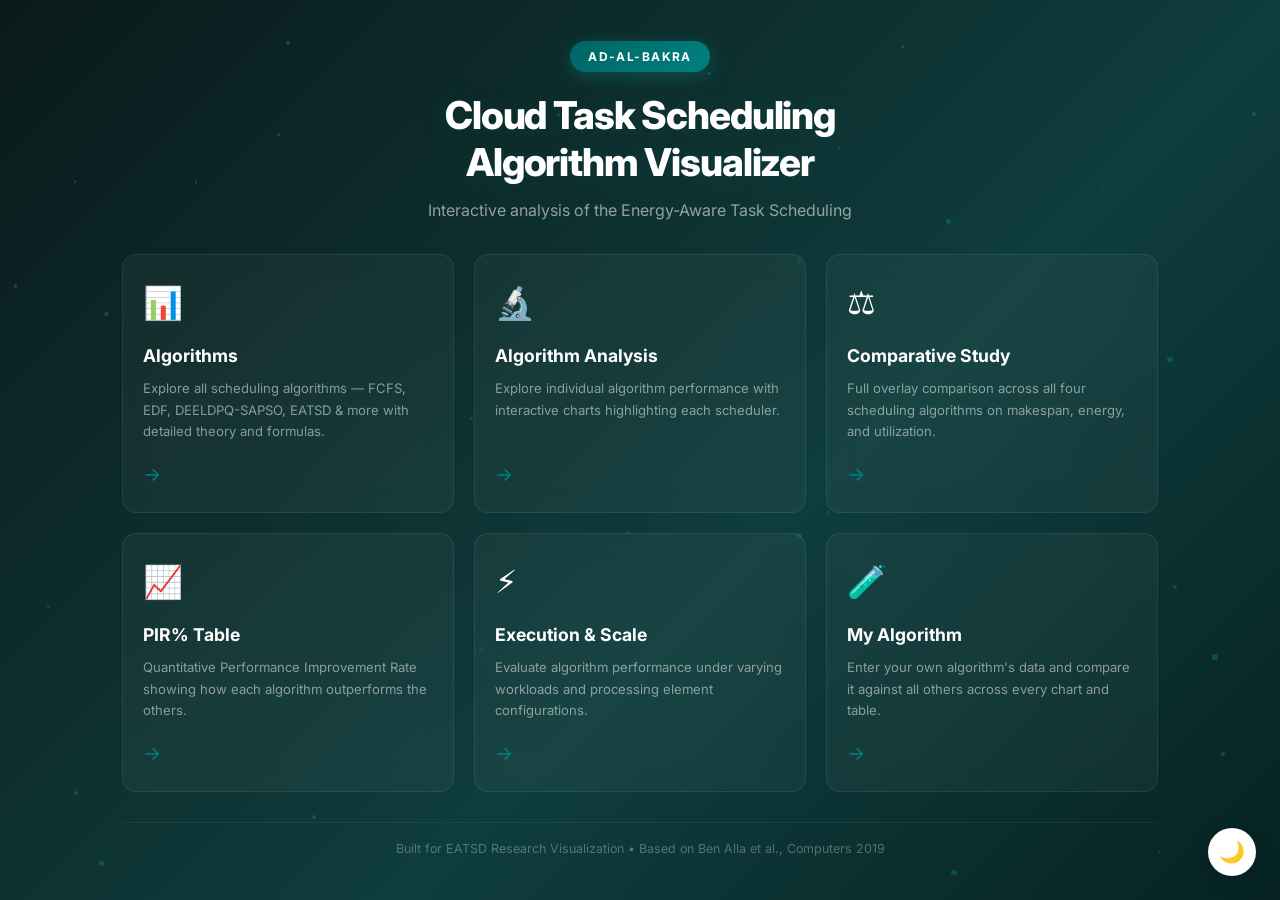
<file: index.html>
<!DOCTYPE html>
<html lang="en">

<head>
  <meta charset="UTF-8">
  <meta name="viewport" content="width=device-width, initial-scale=1.0">
  <title>Cloud Task Scheduling Algorithm Visualizer</title>
  <meta name="description" content="Interactive visualizer">
  <link href="https://fonts.googleapis.com/css2?family=Inter:wght@300;400;500;600;700;800&display=swap"
    rel="stylesheet">
  <link rel="stylesheet" href="style.css">
</head>

<body class="home-body">

  <!-- Animated background particles -->
  <div class="particles" id="particles"></div>

  <div class="home-container">
    <header class="home-header">
      <div class="home-logo-badge">ad-al-bakra</div>
      <h1>Cloud Task Scheduling<br>Algorithm Visualizer</h1>
      <p class="home-subtitle">Interactive analysis of the Energy-Aware Task Scheduling</p>
    </header>

    <div class="home-grid">
      <a href="algorithms.html" class="home-card" id="card-algorithms">
        <span class="home-card-icon">📊</span>
        <h2>Algorithms</h2>
        <p>Explore all scheduling algorithms — FCFS, EDF, DEELDPQ-SAPSO, EATSD & more with detailed theory and formulas.
        </p>
        <span class="home-card-arrow">→</span>
      </a>

      <a href="analysis.html" class="home-card" id="card-analysis">
        <span class="home-card-icon">🔬</span>
        <h2>Algorithm Analysis</h2>
        <p>Explore individual algorithm performance with interactive charts highlighting each scheduler.</p>
        <span class="home-card-arrow">→</span>
      </a>

      <a href="comparative.html" class="home-card" id="card-comparative">
        <span class="home-card-icon">⚖️</span>
        <h2>Comparative Study</h2>
        <p>Full overlay comparison across all four scheduling algorithms on makespan, energy, and utilization.</p>
        <span class="home-card-arrow">→</span>
      </a>

      <a href="pir.html" class="home-card" id="card-pir">
        <span class="home-card-icon">📈</span>
        <h2>PIR% Table</h2>
        <p>Quantitative Performance Improvement Rate showing how each algorithm outperforms the others.</p>
        <span class="home-card-arrow">→</span>
      </a>

      <a href="execution.html" class="home-card" id="card-execution">
        <span class="home-card-icon">⚡</span>
        <h2>Execution &amp; Scale</h2>
        <p>Evaluate algorithm performance under varying workloads and processing element configurations.</p>
        <span class="home-card-arrow">→</span>
      </a>

      <a href="custom.html" class="home-card" id="card-custom">
        <span class="home-card-icon">🧪</span>
        <h2>My Algorithm</h2>
        <p>Enter your own algorithm's data and compare it against all others across every chart and table.</p>
        <span class="home-card-arrow">→</span>
      </a>
    </div>

    <footer class="home-footer">
      <p>Built for EATSD Research Visualization &bull; Based on Ben Alla et al., Computers 2019</p>
    </footer>
  </div>

  <script>
    // Particle animation
    const canvas = document.getElementById('particles');
    const particleCount = 50;
    for (let i = 0; i < particleCount; i++) {
      const p = document.createElement('div');
      p.className = 'particle';
      p.style.left = Math.random() * 100 + '%';
      p.style.top = Math.random() * 100 + '%';
      p.style.width = p.style.height = (Math.random() * 4 + 2) + 'px';
      p.style.animationDelay = (Math.random() * 6) + 's';
      p.style.animationDuration = (Math.random() * 8 + 6) + 's';
      canvas.appendChild(p);
    }
  </script>
  <script src="theme.js"></script>
</body>

</html>
</file>
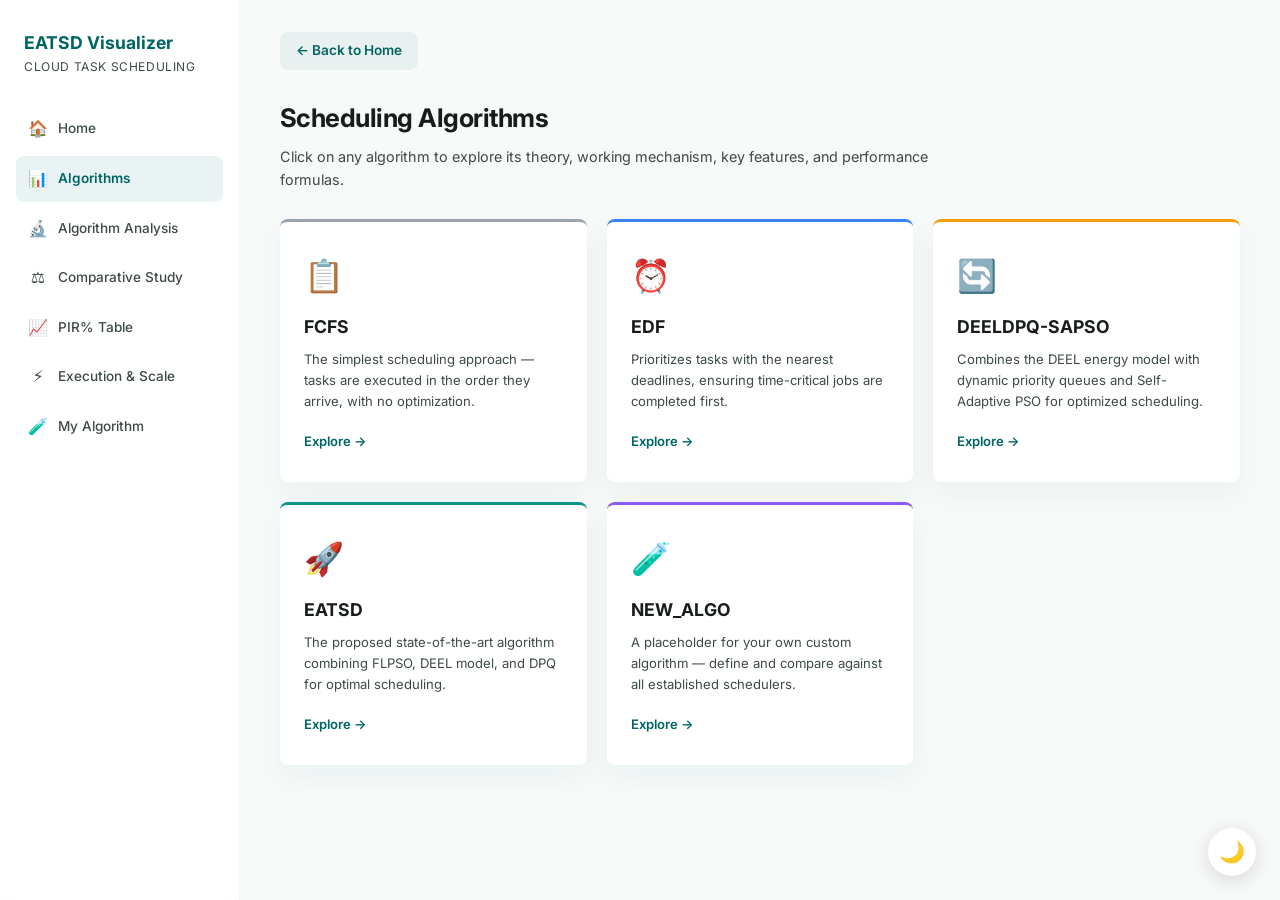
<file: algorithms.html>
<!DOCTYPE html>
<html lang="en">
<head>
<meta charset="UTF-8">
<meta name="viewport" content="width=device-width, initial-scale=1.0">
<title>Algorithms — EATSD Visualizer</title>
<link href="https://fonts.googleapis.com/css2?family=Inter:wght@300;400;500;600;700;800&display=swap" rel="stylesheet">
<link rel="stylesheet" href="style.css">
<link rel="stylesheet" href="algo-styles.css">
</head>
<body>
<nav id="sidebar">
  <div class="logo">EATSD Visualizer<span>Cloud Task Scheduling</span></div>
  <a href="index.html"><span class="icon">🏠</span><span>Home</span></a>
  <a href="algorithms.html" class="active"><span class="icon">📊</span><span>Algorithms</span></a>
  <a href="analysis.html"><span class="icon">🔬</span><span>Algorithm Analysis</span></a>
  <a href="comparative.html"><span class="icon">⚖️</span><span>Comparative Study</span></a>
  <a href="pir.html"><span class="icon">📈</span><span>PIR% Table</span></a>
  <a href="execution.html"><span class="icon">⚡</span><span>Execution &amp; Scale</span></a>
  <a href="custom.html"><span class="icon">🧪</span><span>My Algorithm</span></a>
</nav>
<main id="main-content">
  <a href="index.html" class="back-link">← Back to Home</a>

  <!-- LISTING VIEW -->
  <div id="algo-listing">
    <div class="section-header">
      <h2>Scheduling Algorithms</h2>
      <p>Click on any algorithm to explore its theory, working mechanism, key features, and performance formulas.</p>
    </div>
    <div class="algo-grid" id="algo-grid"></div>
  </div>

  <!-- DETAIL VIEW (hidden by default) -->
  <div id="algo-detail" style="display:none">
    <a href="#" class="back-link" onclick="showListing();return false">← Back to All Algorithms</a>
    <div id="algo-detail-content"></div>
  </div>
</main>

<script src="algo-data.js"></script>
<script>
function showListing() {
  document.getElementById('algo-listing').style.display = '';
  document.getElementById('algo-detail').style.display = 'none';
}

function showAlgo(key) {
  const a = ALGO_INFO[key];
  if (!a) return;
  document.getElementById('algo-listing').style.display = 'none';
  document.getElementById('algo-detail').style.display = '';
  const c = document.getElementById('algo-detail-content');
  c.innerHTML = `
    <div class="algo-hero" style="border-left:4px solid ${a.color}">
      <span class="algo-hero-icon">${a.icon}</span>
      <div>
        <h2>${a.name}</h2>
        <span class="algo-tag">${a.tag}</span>
      </div>
    </div>

    <div class="algo-section">
      <h3>📖 What is ${a.shortName}?</h3>
      <p>${a.what}</p>
    </div>

    <div class="algo-section">
      <h3>⚙️ How Does It Work?</h3>
      <ol class="algo-steps">${a.steps.map(s=>'<li>'+s+'</li>').join('')}</ol>
    </div>

    <div class="algo-section">
      <h3>✨ Key Features</h3>
      <div class="features-grid">${a.features.map(f=>'<div class="feature-chip">'+f+'</div>').join('')}</div>
    </div>

    <div class="algo-section">
      <h3>📊 Performance Dependencies</h3>
      <div class="grid-3">
        <div class="metric-card">
          <h4>⏱️ Makespan</h4>
          <p>${a.makespan}</p>
          <div class="formula-box"><strong>Formula:</strong><br><code>${a.formulas.makespan}</code></div>
        </div>
        <div class="metric-card">
          <h4>⚡ Energy Consumption</h4>
          <p>${a.energy}</p>
          <div class="formula-box"><strong>Formula:</strong><br><code>${a.formulas.energy}</code></div>
        </div>
        <div class="metric-card">
          <h4>📈 Resource Utilization</h4>
          <p>${a.resource}</p>
          <div class="formula-box"><strong>Formula:</strong><br><code>${a.formulas.resource}</code></div>
        </div>
      </div>
    </div>

    <div class="algo-section">
      <h3>🔬 Core Formula</h3>
      <div class="formula-box main-formula"><code>${a.formulas.core}</code></div>
      <p class="formula-note">${a.formulaNote}</p>
    </div>
  `;
  window.scrollTo(0, 0);
}

// Build listing cards
const grid = document.getElementById('algo-grid');
Object.keys(ALGO_INFO).forEach(key => {
  const a = ALGO_INFO[key];
  const card = document.createElement('div');
  card.className = 'algo-card';
  card.style.borderTop = '3px solid ' + a.color;
  card.onclick = () => showAlgo(key);
  card.innerHTML = `
    <span class="algo-card-icon">${a.icon}</span>
    <h3>${a.shortName}</h3>
    <p>${a.brief}</p>
    <span class="algo-card-arrow">Explore →</span>
  `;
  grid.appendChild(card);
});
</script>
<script src="theme.js"></script>
</body>
</html>
</file>
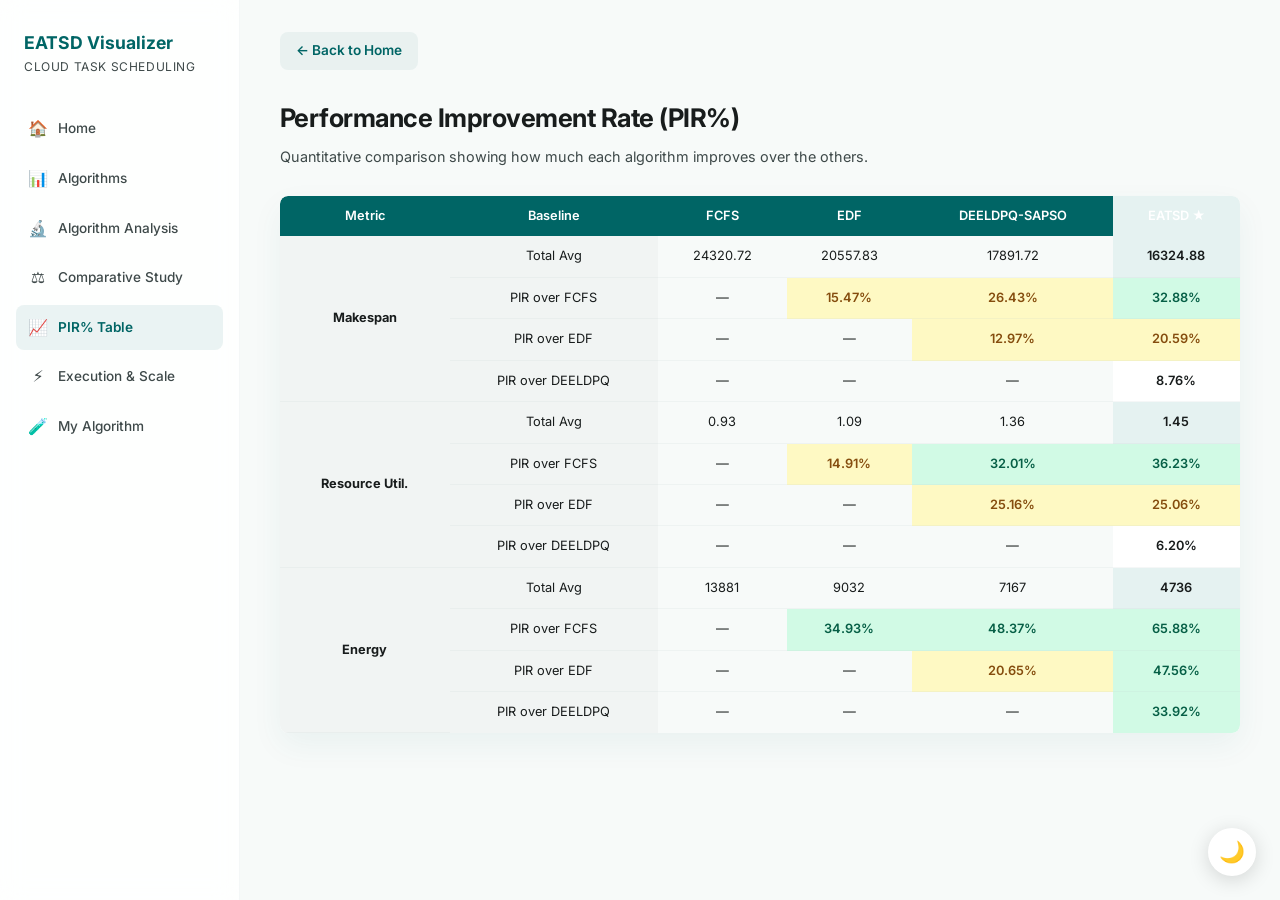
<file: pir.html>
<!DOCTYPE html>
<html lang="en">
<head>
<meta charset="UTF-8">
<meta name="viewport" content="width=device-width, initial-scale=1.0">
<title>PIR% Table — EATSD Visualizer</title>
<link href="https://fonts.googleapis.com/css2?family=Inter:wght@300;400;500;600;700;800&display=swap" rel="stylesheet">
<link rel="stylesheet" href="style.css">
</head>
<body>
<nav id="sidebar">
  <div class="logo">EATSD Visualizer<span>Cloud Task Scheduling</span></div>
  <a href="index.html"><span class="icon">🏠</span><span>Home</span></a>
  <a href="algorithms.html"><span class="icon">📊</span><span>Algorithms</span></a>
  <a href="analysis.html"><span class="icon">🔬</span><span>Algorithm Analysis</span></a>
  <a href="comparative.html"><span class="icon">⚖️</span><span>Comparative Study</span></a>
  <a href="pir.html" class="active"><span class="icon">📈</span><span>PIR% Table</span></a>
  <a href="execution.html"><span class="icon">⚡</span><span>Execution &amp; Scale</span></a>
  <a href="custom.html"><span class="icon">🧪</span><span>My Algorithm</span></a>
</nav>
<main id="main-content">
  <a href="index.html" class="back-link">← Back to Home</a>
  <section id="sec-pir">
    <div class="section-header">
      <h2>Performance Improvement Rate (PIR%)</h2>
      <p>Quantitative comparison showing how much each algorithm improves over the others.</p>
    </div>
    <div class="table-scroll"><table class="data-table" id="pir-table">
    <thead><tr><th>Metric</th><th>Baseline</th><th>FCFS</th><th>EDF</th><th>DEELDPQ-SAPSO</th><th class="col-eatsd">EATSD ★</th></tr></thead>
    <tbody>
    <tr><td rowspan="4" style="font-weight:700;background:#f1f4f3">Makespan</td><td style="background:#f1f4f3">Total Avg</td><td>24320.72</td><td>20557.83</td><td>17891.72</td><td class="col-eatsd">16324.88</td></tr>
    <tr><td style="background:#f1f4f3">PIR over FCFS</td><td>—</td><td class="pir-yellow">15.47%</td><td class="pir-yellow">26.43%</td><td class="col-eatsd pir-green">32.88%</td></tr>
    <tr><td style="background:#f1f4f3">PIR over EDF</td><td>—</td><td>—</td><td class="pir-yellow">12.97%</td><td class="col-eatsd pir-yellow">20.59%</td></tr>
    <tr><td style="background:#f1f4f3">PIR over DEELDPQ</td><td>—</td><td>—</td><td>—</td><td class="col-eatsd pir-white">8.76%</td></tr>
    <tr><td rowspan="4" style="font-weight:700;background:#f1f4f3">Resource Util.</td><td style="background:#f1f4f3">Total Avg</td><td>0.93</td><td>1.09</td><td>1.36</td><td class="col-eatsd">1.45</td></tr>
    <tr><td style="background:#f1f4f3">PIR over FCFS</td><td>—</td><td class="pir-yellow">14.91%</td><td class="pir-green">32.01%</td><td class="col-eatsd pir-green">36.23%</td></tr>
    <tr><td style="background:#f1f4f3">PIR over EDF</td><td>—</td><td>—</td><td class="pir-yellow">25.16%</td><td class="col-eatsd pir-yellow">25.06%</td></tr>
    <tr><td style="background:#f1f4f3">PIR over DEELDPQ</td><td>—</td><td>—</td><td>—</td><td class="col-eatsd pir-white">6.20%</td></tr>
    <tr><td rowspan="4" style="font-weight:700;background:#f1f4f3">Energy</td><td style="background:#f1f4f3">Total Avg</td><td>13881</td><td>9032</td><td>7167</td><td class="col-eatsd">4736</td></tr>
    <tr><td style="background:#f1f4f3">PIR over FCFS</td><td>—</td><td class="pir-green">34.93%</td><td class="pir-green">48.37%</td><td class="col-eatsd pir-green">65.88%</td></tr>
    <tr><td style="background:#f1f4f3">PIR over EDF</td><td>—</td><td>—</td><td class="pir-yellow">20.65%</td><td class="col-eatsd pir-green">47.56%</td></tr>
    <tr><td style="background:#f1f4f3">PIR over DEELDPQ</td><td>—</td><td>—</td><td>—</td><td class="col-eatsd pir-green">33.92%</td></tr>
    </tbody>
    </table></div>
  </section>
</main>
<script src="theme.js"></script>
</body>
</html>
</file>
<file: style.css>
/* ===== EATSD Visualizer — Design System (Stitch "Scholarly Minimal") ===== */

/* --- Reset & Variables --- */
*,
*::before,
*::after {
  box-sizing: border-box;
  margin: 0;
  padding: 0;
}

:root {
  --bg: #f7faf9;
  --surface: #f1f4f3;
  --card: #ffffff;
  --card-hover: #e6e9e8;
  --primary: #006565;
  --primary-c: #008080;
  --on-primary: #fff;
  --text: #181c1c;
  --text2: #3e4949;
  --outline: #bdc9c8;
  --fcfs: #9CA3AF;
  --edf: #3B82F6;
  --deel: #F59E0B;
  --eatsd: #0D9488;
  --sapso: #F87171;
  --custom: #8B5CF6;
  --shadow: 0 12px 32px rgba(0, 106, 106, .06);
  --r: 8px;
}

[data-theme="dark"] {
  --bg: #0f1717;
  --surface: #1a2626;
  --card: #1e2d2d;
  --card-hover: #2a3c3c;
  --text: #e8eded;
  --text2: #9fb3b3;
  --outline: #3a4f4f;
  --shadow: 0 12px 32px rgba(0, 0, 0, .3);
}

[data-theme="dark"] #sidebar {
  background: rgba(30, 45, 45, .92);
  border-right-color: rgba(255, 255, 255, .06);
}

[data-theme="dark"] table.data-table th {
  background: var(--primary);
}

[data-theme="dark"] table.data-table td {
  border-bottom-color: rgba(255, 255, 255, .06);
}

[data-theme="dark"] table.data-table tr:hover td {
  background: rgba(13, 148, 136, .08);
}

[data-theme="dark"] .pir-green {
  background: rgba(6, 95, 70, .3) !important;
  color: #6ee7b7;
}

[data-theme="dark"] .pir-yellow {
  background: rgba(133, 77, 14, .3) !important;
  color: #fde68a;
}

[data-theme="dark"] .pir-white {
  background: var(--card) !important;
}

[data-theme="dark"] .col-eatsd {
  background: rgba(13, 148, 136, .15) !important;
}

[data-theme="dark"] .tab-btn {
  color: var(--text2);
}

[data-theme="dark"] .tab-btn.active {
  background: var(--card);
  color: var(--primary-c);
}

/* --- Theme Toggle Button --- */
.theme-toggle {
  position: fixed;
  bottom: 24px;
  right: 24px;
  z-index: 999;
  width: 48px;
  height: 48px;
  border-radius: 50%;
  border: none;
  background: var(--card);
  box-shadow: 0 4px 20px rgba(0, 0, 0, .15);
  cursor: pointer;
  display: flex;
  align-items: center;
  justify-content: center;
  font-size: 1.3rem;
  transition: all .3s ease;
}

.theme-toggle:hover {
  transform: scale(1.1);
  box-shadow: 0 6px 28px rgba(0, 0, 0, .25);
}

html {
  scroll-behavior: smooth;
  font-size: 16px;
}

body {
  font-family: 'Inter', system-ui, sans-serif;
  background: var(--bg);
  color: var(--text);
  display: flex;
  min-height: 100vh;
  line-height: 1.6;
}

/* --- Sidebar Navigation --- */
#sidebar {
  position: fixed;
  top: 0;
  left: 0;
  width: 240px;
  height: 100vh;
  background: rgba(255, 255, 255, .85);
  backdrop-filter: blur(12px);
  -webkit-backdrop-filter: blur(12px);
  padding: 24px 16px;
  display: flex;
  flex-direction: column;
  gap: 4px;
  z-index: 100;
  border-right: 1px solid rgba(189, 201, 200, .15);
}

#sidebar .logo {
  font-size: 1.1rem;
  font-weight: 700;
  color: var(--primary);
  margin-bottom: 20px;
  padding: 8px;
  line-height: 1.3;
}

#sidebar .logo span {
  display: block;
  font-size: .75rem;
  font-weight: 400;
  color: var(--text2);
  margin-top: 4px;
  text-transform: uppercase;
  letter-spacing: .05em;
}

#sidebar a {
  display: flex;
  align-items: center;
  gap: 10px;
  padding: 10px 12px;
  border-radius: var(--r);
  color: var(--text2);
  text-decoration: none;
  font-size: .85rem;
  font-weight: 500;
  transition: all .2s;
}

#sidebar a:hover,
#sidebar a.active {
  background: rgba(0, 101, 101, .08);
  color: var(--primary);
}

#sidebar a.active {
  font-weight: 600;
}

#sidebar a .icon {
  width: 20px;
  text-align: center;
  font-size: 1rem;
}

/* --- Main Content --- */
#main-content {
  margin-left: 240px;
  flex: 1;
  padding: 32px 40px;
  max-width: 1400px;
}

section {
  margin-bottom: 64px;
}

/* --- Section Headers --- */
.section-header {
  margin-bottom: 28px;
}

.section-header h2 {
  font-size: 1.6rem;
  font-weight: 700;
  color: var(--text);
  letter-spacing: -.02em;
}

.section-header p {
  font-size: .9rem;
  color: var(--text2);
  margin-top: 6px;
  max-width: 700px;
}

/* --- Cards --- */
.card {
  background: var(--card);
  border-radius: var(--r);
  padding: 24px;
  box-shadow: var(--shadow);
  transition: transform .2s;
}

.card:hover {
  transform: translateY(-2px);
}

.card h3 {
  font-size: 1rem;
  font-weight: 600;
  margin-bottom: 8px;
  color: var(--primary);
}

.card p {
  font-size: .85rem;
  color: var(--text2);
  line-height: 1.7;
}

/* --- Grid Layouts --- */
.grid-5 {
  display: grid;
  grid-template-columns: repeat(auto-fit, minmax(220px, 1fr));
  gap: 20px;
}

.grid-3 {
  display: grid;
  grid-template-columns: repeat(3, 1fr);
  gap: 20px;
}

.grid-2 {
  display: grid;
  grid-template-columns: repeat(2, 1fr);
  gap: 20px;
}

/* --- Badges (Priority Levels) --- */
.badge {
  display: inline-block;
  padding: 3px 10px;
  border-radius: 20px;
  font-size: .7rem;
  font-weight: 600;
  text-transform: uppercase;
  letter-spacing: .04em;
}

.badge-low { background: #dbeafe; color: #1e40af; }
.badge-med { background: #d1fae5; color: #065f46; }
.badge-high { background: #fef3c7; color: #92400e; }
.badge-vhigh { background: #fee2e2; color: #991b1b; }

/* --- Tabs (Algorithm Toggle) --- */
.tabs {
  display: flex;
  gap: 4px;
  margin-bottom: 24px;
  background: var(--card-hover);
  border-radius: var(--r);
  padding: 4px;
  width: fit-content;
}

.tab-btn {
  padding: 8px 20px;
  border: none;
  border-radius: 6px;
  background: transparent;
  cursor: pointer;
  font-family: inherit;
  font-size: .82rem;
  font-weight: 500;
  color: var(--text2);
  transition: all .2s;
}

.tab-btn.active {
  background: var(--card);
  color: var(--primary);
  box-shadow: 0 1px 4px rgba(0, 0, 0, .08);
  font-weight: 600;
}

/* --- Chart Cards --- */
.chart-card {
  background: var(--card);
  border-radius: var(--r);
  padding: 20px;
  box-shadow: var(--shadow);
}

.chart-card h4 {
  font-size: .85rem;
  font-weight: 600;
  color: var(--text);
  margin-bottom: 12px;
}

.chart-wrap {
  position: relative;
  height: 300px;
}

/* --- Insight Cards --- */
.insight-card {
  background: linear-gradient(135deg, var(--primary), var(--primary-c));
  color: var(--on-primary);
  border-radius: var(--r);
  padding: 16px 20px;
  margin-top: 16px;
  font-size: .83rem;
  line-height: 1.6;
}

.insight-card strong {
  font-weight: 700;
}

/* --- Data Tables --- */
table.data-table {
  width: 100%;
  border-collapse: separate;
  border-spacing: 0;
  font-size: .8rem;
  overflow: hidden;
  border-radius: var(--r);
}

table.data-table th {
  background: var(--primary);
  color: var(--on-primary);
  padding: 10px 14px;
  text-align: center;
  font-weight: 600;
  white-space: nowrap;
}

table.data-table td {
  padding: 10px 14px;
  text-align: center;
  border-bottom: 1px solid rgba(189, 201, 200, .15);
  white-space: nowrap;
}

table.data-table tr:last-child td {
  border-bottom: none;
}

table.data-table tr:hover td {
  background: rgba(0, 101, 101, .03);
}

/* --- PIR Table Styling --- */
.col-eatsd {
  background: rgba(13, 148, 136, .08) !important;
  font-weight: 600;
}

.pir-green {
  background: #d1fae5 !important;
  color: #065f46;
  font-weight: 600;
}

.pir-yellow {
  background: #fef9c3 !important;
  color: #854d0e;
  font-weight: 600;
}

.pir-white {
  background: var(--card) !important;
}

.table-scroll {
  overflow-x: auto;
  border-radius: var(--r);
  box-shadow: var(--shadow);
}

/* --- Form Controls --- */
.form-group {
  margin-bottom: 20px;
}

.form-group label {
  display: block;
  font-size: .8rem;
  font-weight: 600;
  color: var(--text);
  margin-bottom: 6px;
  text-transform: uppercase;
  letter-spacing: .04em;
}

.form-row {
  display: flex;
  gap: 10px;
  flex-wrap: wrap;
}

.form-row input {
  flex: 1;
  min-width: 80px;
  padding: 10px 12px;
  border: none;
  border-radius: 6px;
  background: var(--card-hover);
  font-family: inherit;
  font-size: .85rem;
  color: var(--text);
  transition: all .2s;
  border-bottom: 2px solid transparent;
}

.form-row input:focus {
  outline: none;
  border-bottom-color: var(--primary);
  background: var(--card);
}

/* --- Buttons --- */
.btn-primary {
  background: linear-gradient(135deg, var(--primary), var(--primary-c));
  color: var(--on-primary);
  border: none;
  padding: 12px 32px;
  border-radius: var(--r);
  font-family: inherit;
  font-size: .9rem;
  font-weight: 600;
  cursor: pointer;
  transition: all .2s;
  box-shadow: 0 4px 16px rgba(0, 101, 101, .2);
}

.btn-primary:hover {
  transform: translateY(-1px);
  box-shadow: 0 6px 20px rgba(0, 101, 101, .3);
}

.btn-danger {
  background: #fee2e2;
  color: #991b1b;
  border: none;
  padding: 10px 24px;
  border-radius: var(--r);
  font-family: inherit;
  font-size: .82rem;
  font-weight: 600;
  cursor: pointer;
  margin-left: 12px;
  transition: all .2s;
}

.btn-danger:hover {
  background: #fecaca;
}

/* --- Utility Classes --- */
.metric-icon {
  font-size: 1.5rem;
  margin-bottom: 8px;
  display: block;
}

.eatsd-highlight {
  border-left: 3px solid var(--eatsd);
  padding-left: 12px;
}

#custom-result {
  margin-top: 24px;
  display: none;
}

.legend-custom {
  display: flex;
  gap: 16px;
  flex-wrap: wrap;
  margin-top: 10px;
  font-size: .78rem;
  color: var(--text2);
}

.legend-custom span {
  display: flex;
  align-items: center;
  gap: 5px;
}

.legend-custom i {
  width: 12px;
  height: 3px;
  border-radius: 2px;
  display: inline-block;
}

.sub-header {
  font-size: 1.1rem;
  font-weight: 600;
  color: var(--text);
  margin: 32px 0 16px;
}

/* --- Responsive --- */
@media (max-width: 900px) {
  #sidebar {
    width: 60px;
    padding: 16px 8px;
  }

  #sidebar .logo,
  #sidebar a span:not(.icon) {
    display: none;
  }

  #sidebar a {
    justify-content: center;
    padding: 10px;
  }

  #main-content {
    margin-left: 60px;
    padding: 20px 16px;
  }

  .grid-3,
  .grid-2 {
    grid-template-columns: 1fr;
  }
}

/* --- Back Link (Sub-pages) --- */
.back-link {
  display: inline-flex;
  align-items: center;
  gap: 6px;
  font-size: .85rem;
  font-weight: 600;
  color: var(--primary);
  text-decoration: none;
  margin-bottom: 28px;
  padding: 8px 16px;
  border-radius: var(--r);
  background: rgba(0, 101, 101, .06);
  transition: all .25s ease;
}

.back-link:hover {
  background: rgba(0, 101, 101, .14);
  transform: translateX(-3px);
}

/* ===== HOME / LANDING PAGE ===== */
.home-body {
  display: flex;
  align-items: center;
  justify-content: center;
  background: linear-gradient(135deg, #0a1a1a 0%, #0d2b2b 30%, #0f3d3d 60%, #062222 100%);
  height: 100vh;
  position: relative;
  overflow: hidden;
}

.particles {
  position: fixed;
  inset: 0;
  z-index: 0;
  pointer-events: none;
  overflow: hidden;
}

.particle {
  position: absolute;
  background: rgba(13, 148, 136, .35);
  border-radius: 50%;
  animation: floatParticle 8s ease-in-out infinite alternate;
}

@keyframes floatParticle {
  0% { transform: translateY(0) translateX(0) scale(1); opacity: .2; }
  50% { opacity: .6; }
  100% { transform: translateY(-120px) translateX(40px) scale(1.5); opacity: .1; }
}

.home-container {
  position: relative;
  z-index: 1;
  max-width: 1100px;
  width: 100%;
  margin: 0 auto;
  padding: 0 32px;
}

.home-header {
  text-align: center;
  margin-bottom: 30px;
}

.home-logo-badge {
  display: inline-block;
  background: linear-gradient(135deg, var(--primary), var(--primary-c));
  color: #fff;
  font-size: .75rem;
  font-weight: 700;
  letter-spacing: .12em;
  text-transform: uppercase;
  padding: 6px 18px;
  border-radius: 20px;
  margin-bottom: 20px;
  box-shadow: 0 4px 20px rgba(13, 148, 136, .35);
}

.home-header h1 {
  font-size: 2.4rem;
  font-weight: 800;
  color: #ffffff;
  line-height: 1.2;
  letter-spacing: -.03em;
  margin-bottom: 12px;
  text-shadow: 0 2px 30px rgba(13, 148, 136, .2);
}

.home-subtitle {
  font-size: 1rem;
  color: rgba(255, 255, 255, .55);
  max-width: 600px;
  margin: 0 auto;
  line-height: 1.7;
}

.home-subtitle em {
  color: rgba(13, 148, 136, .9);
  font-style: italic;
}

/* --- Home Grid Cards --- */
.home-grid {
  display: grid;
  grid-template-columns: repeat(3, 1fr);
  gap: 20px;
}

.home-card {
  position: relative;
  display: flex;
  flex-direction: column;
  padding: 22px 20px;
  border-radius: 14px;
  background: rgba(255, 255, 255, .04);
  border: 1px solid rgba(255, 255, 255, .08);
  backdrop-filter: blur(12px);
  -webkit-backdrop-filter: blur(12px);
  text-decoration: none;
  color: #fff;
  transition: all .35s cubic-bezier(.25, .8, .25, 1);
  overflow: hidden;
}

.home-card::before {
  content: '';
  position: absolute;
  inset: 0;
  border-radius: 14px;
  background: linear-gradient(135deg, rgba(13, 148, 136, .15), transparent 60%);
  opacity: 0;
  transition: opacity .35s ease;
}

.home-card:hover {
  transform: translateY(-6px);
  border-color: rgba(13, 148, 136, .4);
  box-shadow: 0 20px 50px rgba(0, 0, 0, .3), 0 0 40px rgba(13, 148, 136, .1);
}

.home-card:hover::before {
  opacity: 1;
}

.home-card-icon {
  font-size: 2rem;
  margin-bottom: 14px;
  display: block;
  position: relative;
  z-index: 1;
}

.home-card h2 {
  font-size: 1.1rem;
  font-weight: 700;
  margin-bottom: 8px;
  color: #fff;
  position: relative;
  z-index: 1;
}

.home-card p {
  font-size: .82rem;
  color: rgba(255, 255, 255, .5);
  line-height: 1.65;
  flex: 1;
  position: relative;
  z-index: 1;
}

.home-card-arrow {
  display: inline-block;
  margin-top: 16px;
  font-size: 1.2rem;
  color: var(--primary-c);
  transition: transform .3s ease;
  position: relative;
  z-index: 1;
}

.home-card:hover .home-card-arrow {
  transform: translateX(6px);
}

/* --- Home Footer --- */
.home-footer {
  text-align: center;
  margin-top: 30px;
  padding-top: 16px;
  border-top: 1px solid rgba(255, 255, 255, .06);
}

.home-footer p {
  font-size: .78rem;
  color: rgba(255, 255, 255, .3);
}

/* --- Home Page Responsive --- */
@media (max-width: 900px) {
  .home-header h1 {
    font-size: 2rem;
  }
  .home-grid {
    grid-template-columns: 1fr;
  }
  .home-container {
    padding: 40px 20px 32px;
  }
}

@media (max-width: 600px) {
  .home-header h1 {
    font-size: 1.6rem;
  }
  .home-grid {
    grid-template-columns: 1fr;
    gap: 14px;
  }
}
</file>
<file: algo-styles.css>
/* ===== Algorithm Page Styles ===== */

.algo-grid {
  display: grid;
  grid-template-columns: repeat(auto-fit, minmax(250px, 1fr));
  gap: 20px;
}

.algo-card {
  background: var(--card);
  border-radius: var(--r);
  padding: 28px 24px;
  box-shadow: var(--shadow);
  cursor: pointer;
  transition: all .3s cubic-bezier(.25,.8,.25,1);
}

.algo-card:hover {
  transform: translateY(-4px);
  box-shadow: 0 16px 40px rgba(0,106,106,.12);
}

.algo-card-icon { font-size: 2rem; display: block; margin-bottom: 12px; }

.algo-card h3 {
  font-size: 1.1rem;
  font-weight: 700;
  color: var(--text);
  margin-bottom: 8px;
}

.algo-card p {
  font-size: .82rem;
  color: var(--text2);
  line-height: 1.6;
  margin-bottom: 16px;
}

.algo-card-arrow {
  font-size: .82rem;
  font-weight: 600;
  color: var(--primary);
  transition: transform .2s;
  display: inline-block;
}

.algo-card:hover .algo-card-arrow { transform: translateX(4px); }

/* Detail View */
.algo-hero {
  display: flex;
  align-items: center;
  gap: 20px;
  padding: 24px 28px;
  background: var(--card);
  border-radius: var(--r);
  box-shadow: var(--shadow);
  margin-bottom: 32px;
}

.algo-hero-icon { font-size: 2.5rem; }

.algo-hero h2 {
  font-size: 1.5rem;
  font-weight: 800;
  color: var(--text);
  letter-spacing: -.02em;
}

.algo-tag {
  display: inline-block;
  margin-top: 6px;
  padding: 3px 12px;
  border-radius: 20px;
  font-size: .7rem;
  font-weight: 600;
  background: var(--surface);
  color: var(--primary);
  text-transform: uppercase;
  letter-spacing: .04em;
}

.algo-section {
  margin-bottom: 32px;
}

.algo-section h3 {
  font-size: 1.15rem;
  font-weight: 700;
  color: var(--text);
  margin-bottom: 14px;
  padding-bottom: 8px;
  border-bottom: 2px solid var(--surface);
}

.algo-section p {
  font-size: .88rem;
  color: var(--text2);
  line-height: 1.8;
}

.algo-steps {
  list-style: none;
  counter-reset: step;
  padding: 0;
}

.algo-steps li {
  counter-increment: step;
  padding: 12px 16px 12px 52px;
  margin-bottom: 8px;
  background: var(--card);
  border-radius: var(--r);
  font-size: .85rem;
  color: var(--text2);
  line-height: 1.6;
  position: relative;
  box-shadow: 0 2px 8px rgba(0,0,0,.03);
}

.algo-steps li::before {
  content: counter(step);
  position: absolute;
  left: 14px;
  top: 12px;
  width: 26px;
  height: 26px;
  border-radius: 50%;
  background: linear-gradient(135deg, var(--primary), var(--primary-c));
  color: #fff;
  font-size: .75rem;
  font-weight: 700;
  display: flex;
  align-items: center;
  justify-content: center;
}

.features-grid {
  display: flex;
  flex-wrap: wrap;
  gap: 8px;
}

.feature-chip {
  padding: 6px 14px;
  border-radius: 20px;
  background: var(--surface);
  font-size: .78rem;
  font-weight: 500;
  color: var(--text2);
  transition: all .2s;
}

.feature-chip:hover {
  background: rgba(0,101,101,.1);
  color: var(--primary);
}

.metric-card {
  background: var(--card);
  border-radius: var(--r);
  padding: 20px;
  box-shadow: var(--shadow);
}

.metric-card h4 {
  font-size: .9rem;
  font-weight: 700;
  margin-bottom: 10px;
  color: var(--text);
}

.metric-card p {
  font-size: .82rem;
  color: var(--text2);
  line-height: 1.7;
  margin-bottom: 14px;
}

.formula-box {
  background: #0a1a1a;
  color: #a7f3d0;
  border-radius: 6px;
  padding: 14px 16px;
  font-size: .8rem;
  line-height: 1.6;
  overflow-x: auto;
}

.formula-box strong { color: #6ee7b7; }
.formula-box code { font-family: 'Courier New', monospace; font-size: .82rem; }

.main-formula {
  padding: 20px 24px;
  font-size: .9rem;
  text-align: center;
}

.main-formula code { font-size: .95rem; }

.formula-note {
  margin-top: 12px;
  font-size: .82rem;
  color: var(--text2);
  line-height: 1.7;
  font-style: italic;
}
</file>
